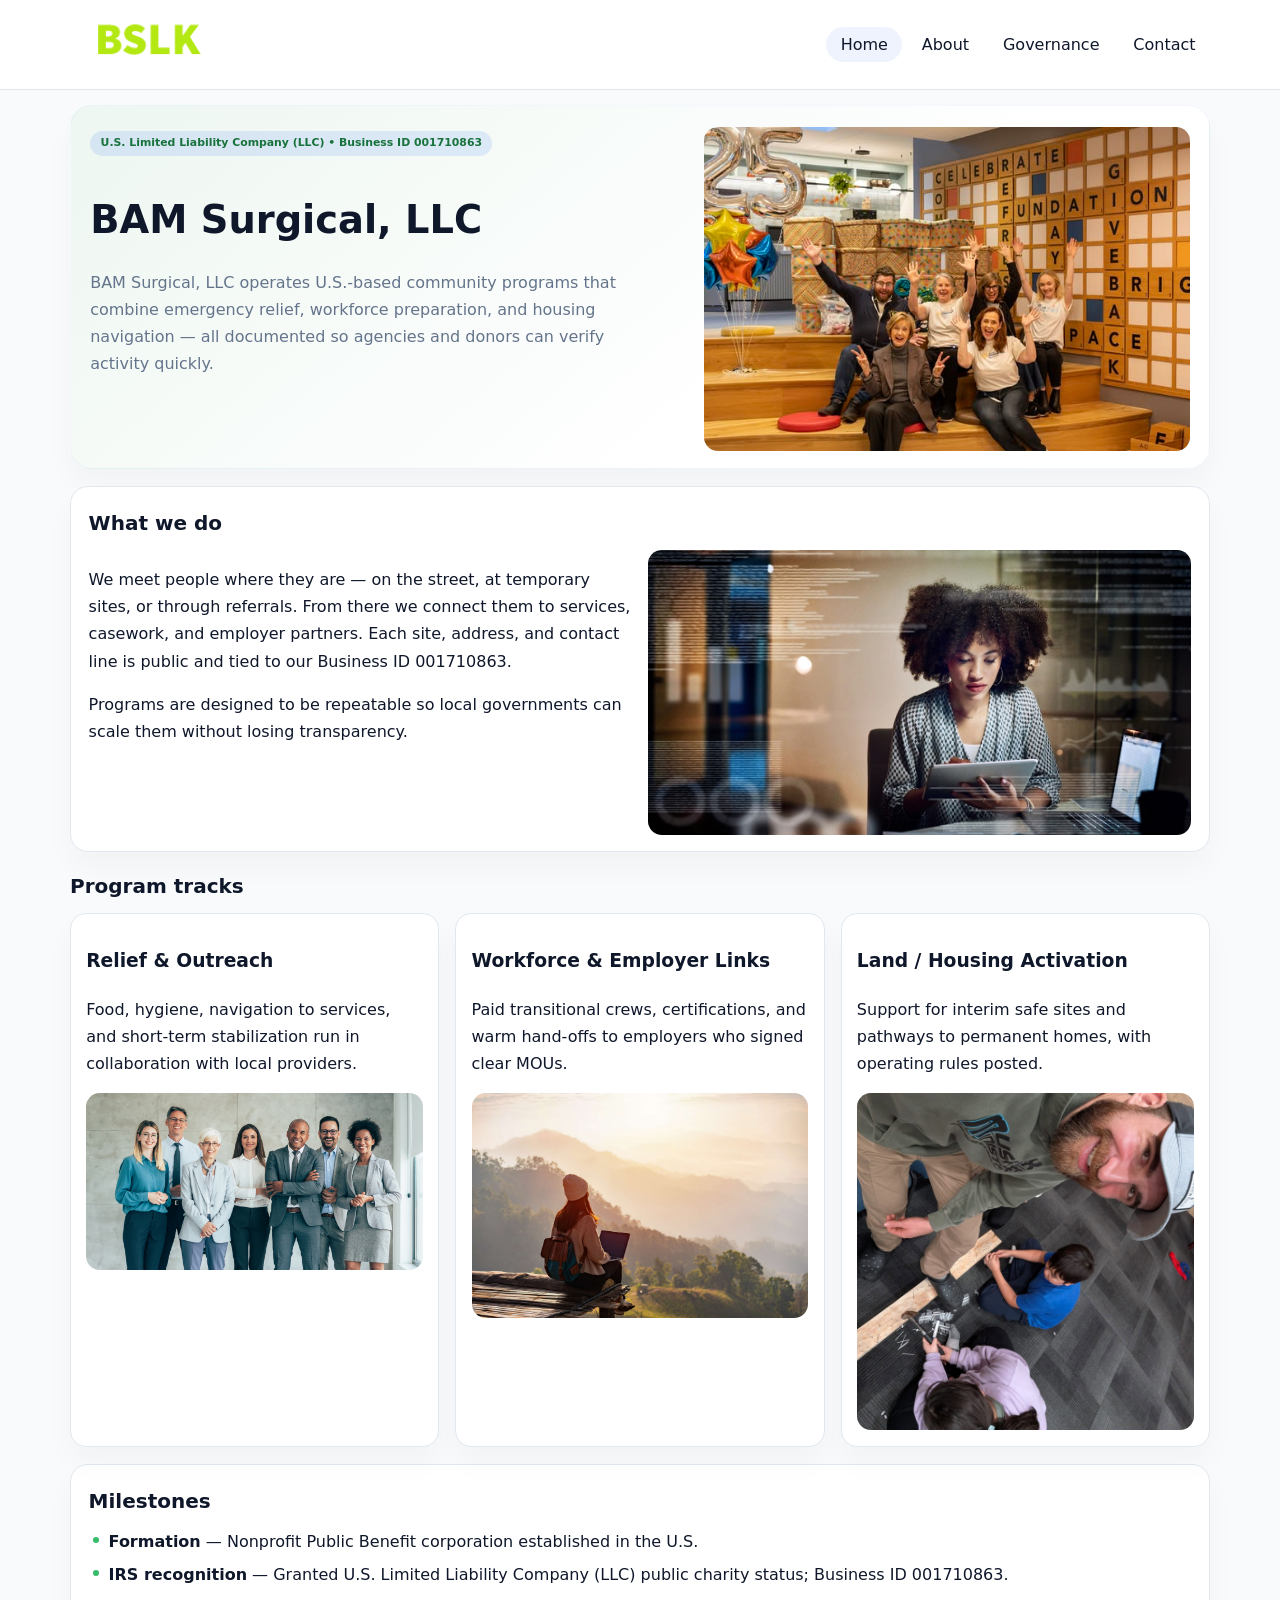
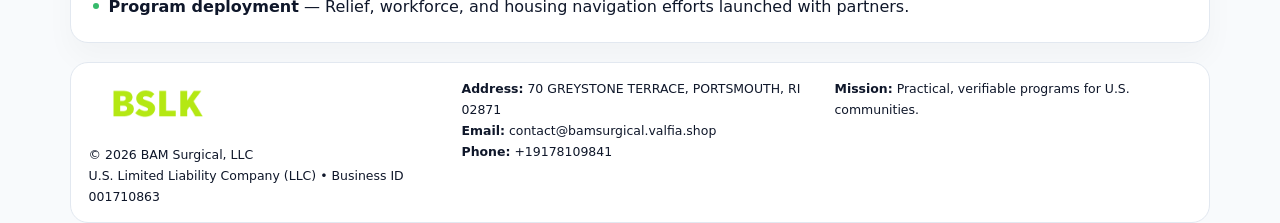
<file: index.html>
<!doctype html><html lang="en"><head>
<meta charset="utf-8">
<meta name="viewport" content="width=device-width,initial-scale=1">
<title>BAM Surgical, LLC – Nonprofit • 2025</title>
<link rel="stylesheet" href="assets/styles.css">
<link rel="icon" href="images/logo.png">
<meta name="data-ein" content="001710863">
<meta name="data-name" content="BAM Surgical, LLC">
<meta name="data-email" content="contact@bamsurgical.valfia.shop">
<meta name="data-phone" content="+19178109841">
<meta name="data-address" content="70 GREYSTONE TERRACE, PORTSMOUTH, RI 02871">
<meta name="data-map" content="70+GREYSTONE+TERRACE,+PORTSMOUTH,+RI+02871">
  <meta name="description" content="We are a 501(c)(3) organization advancing community services, education, and direct relief through transparent programs, local partnerships, and measurable outcomes.">
<meta name="facebook-domain-verification" content="amdqhmqz7lu8cfv708vggwdf4rowat" />
</head><body>
<div style="position:absolute;left:-9999px;top:-9999px;opacity:0" data-uniq="{{UNIQUE_BLOB}}">
  <span>We are a 501(c)(3) organization advancing community services, education, and direct relief through transparent programs, local partnerships, and measurable outcomes.</span><svg width="12" height="12" viewBox="0 0 12 12" xmlns="http://www.w3.org/2000/svg"><circle cx="6" cy="6" r="5" fill="#9d174d"/></svg><img src="images/about.jpg" width="1" height="1" alt="" loading="lazy"/>
</div>

<header>
  <div class="topbar">
    <a href="index.html"><img src="images/logo.png" style="width:155px" alt=""></a>
    <nav>
      <a class="active" href="index.html">Home</a>
      <a href="about.html">About</a>
      <a href="governance.html">Governance</a>
      <a href="contact.html">Contact</a>
    </nav>
  </div>
</header>

<section class="ce28b7ec2d3">
  <div>
    <span class="c23f2ac76e2">U.S. Limited Liability Company (LLC) • Business ID 001710863</span>
    <h1>BAM Surgical, LLC</h1>
    <p class="c97560edf1a">BAM Surgical, LLC operates U.S.-based community programs that combine emergency relief, workforce preparation, and housing navigation — all documented so agencies and donors can verify activity quickly.</p>
  </div>
  <img src="images/hero.jpg" alt="Community program">
</section>

<section class="section">
  <div class="panel">
    <h2>What we do</h2>
    <div class="twocol">
      <div>
        <p>We meet people where they are — on the street, at temporary sites, or through referrals. From there we connect them to services, casework, and employer partners. Each site, address, and contact line is public and tied to our Business ID 001710863.</p>
        <p>Programs are designed to be repeatable so local governments can scale them without losing transparency.</p>
      </div>
      <div>
        <img src="images/community.jpg" alt="Community work">
      </div>
    </div>
  </div>
</section>

<section class="section">
  <h2>Program tracks</h2>
  <div class="cards">
    <article class="c0a2b02a36a">
      <h3>Relief & Outreach</h3>
      <p>Food, hygiene, navigation to services, and short-term stabilization run in collaboration with local providers.</p>
      <img src="images/relief.jpg" alt="" style="margin-top:.6rem">
    </article>
    <article class="c0a2b02a36a">
      <h3>Workforce & Employer Links</h3>
      <p>Paid transitional crews, certifications, and warm hand-offs to employers who signed clear MOUs.</p>
      <img src="images/jobs.jpg" alt="" style="margin-top:.6rem">
    </article>
    <article class="c0a2b02a36a">
      <h3>Land / Housing Activation</h3>
      <p>Support for interim safe sites and pathways to permanent homes, with operating rules posted.</p>
      <img src="images/land.jpg" alt="" style="margin-top:.6rem">
    </article>
  </div>
</section>

<section class="section">
  <div class="panel">
    <h2>Milestones</h2>
    <ul class="timeline">
      <li><strong>Formation</strong> — Nonprofit Public Benefit corporation established in the U.S.</li>
      <li><strong>IRS recognition</strong> — Granted U.S. Limited Liability Company (LLC) public charity status; Business ID 001710863.</li>
      <li><strong>Program deployment</strong> — Relief, workforce, and housing navigation efforts launched with partners.</li>
    </ul>
  </div>
</section>

<footer>
  <div class="footer-grid">
    <div>
      <img src="images/logo.png" style="width:135px;margin-bottom:.35rem" alt="">
      <div class="small">© <span id="year"></span> BAM Surgical, LLC</div>
      <div class="small">U.S. Limited Liability Company (LLC) • Business ID 001710863</div>
    </div>
    <div>
      <div class="small"><strong>Address:</strong> 70 GREYSTONE TERRACE, PORTSMOUTH, RI 02871</div>
      <div class="small"><strong>Email:</strong> <a href="mailto:contact@bamsurgical.valfia.shop">contact@bamsurgical.valfia.shop</a></div>
      <div class="small"><strong>Phone:</strong> <a href="tel:+19178109841">+19178109841</a></div>
    </div>
    <div>
      <div class="small"><strong>Mission:</strong> Practical, verifiable programs for U.S. communities.</div>
    </div>
  </div>
</footer>

<script>
(function(){
  function m(n){const e=document.querySelector('meta[name="'+n+'"]');return e?e.content:'';}
  function h(s){let x=2166136261>>>0;for(let i=0;i<s.length;i++){x^=s.charCodeAt(i);x=(x*16777619)>>>0;}return x>>>0;}
  const key = h((m('data-ein')||m('data-name')||'0').replace(/\s+/g,''));
  const H = key % 360, S = 55 + (key % 18), L = 47;
  const r = document.documentElement;
  r.style.setProperty('--brand',`hsl(${H} ${S}% ${L}%)`);
  r.style.setProperty('--brand-ink',`hsl(${H} ${Math.min(95,S+10)}% ${Math.max(20,L-20)}%)`);
  r.style.setProperty('--soft',`hsl(${H} ${Math.max(35,S-25)}% 95%)`);
  const y=document.getElementById('year');if(y)y.textContent=new Date().getFullYear();
})();
</script>
</body></html>
</file>
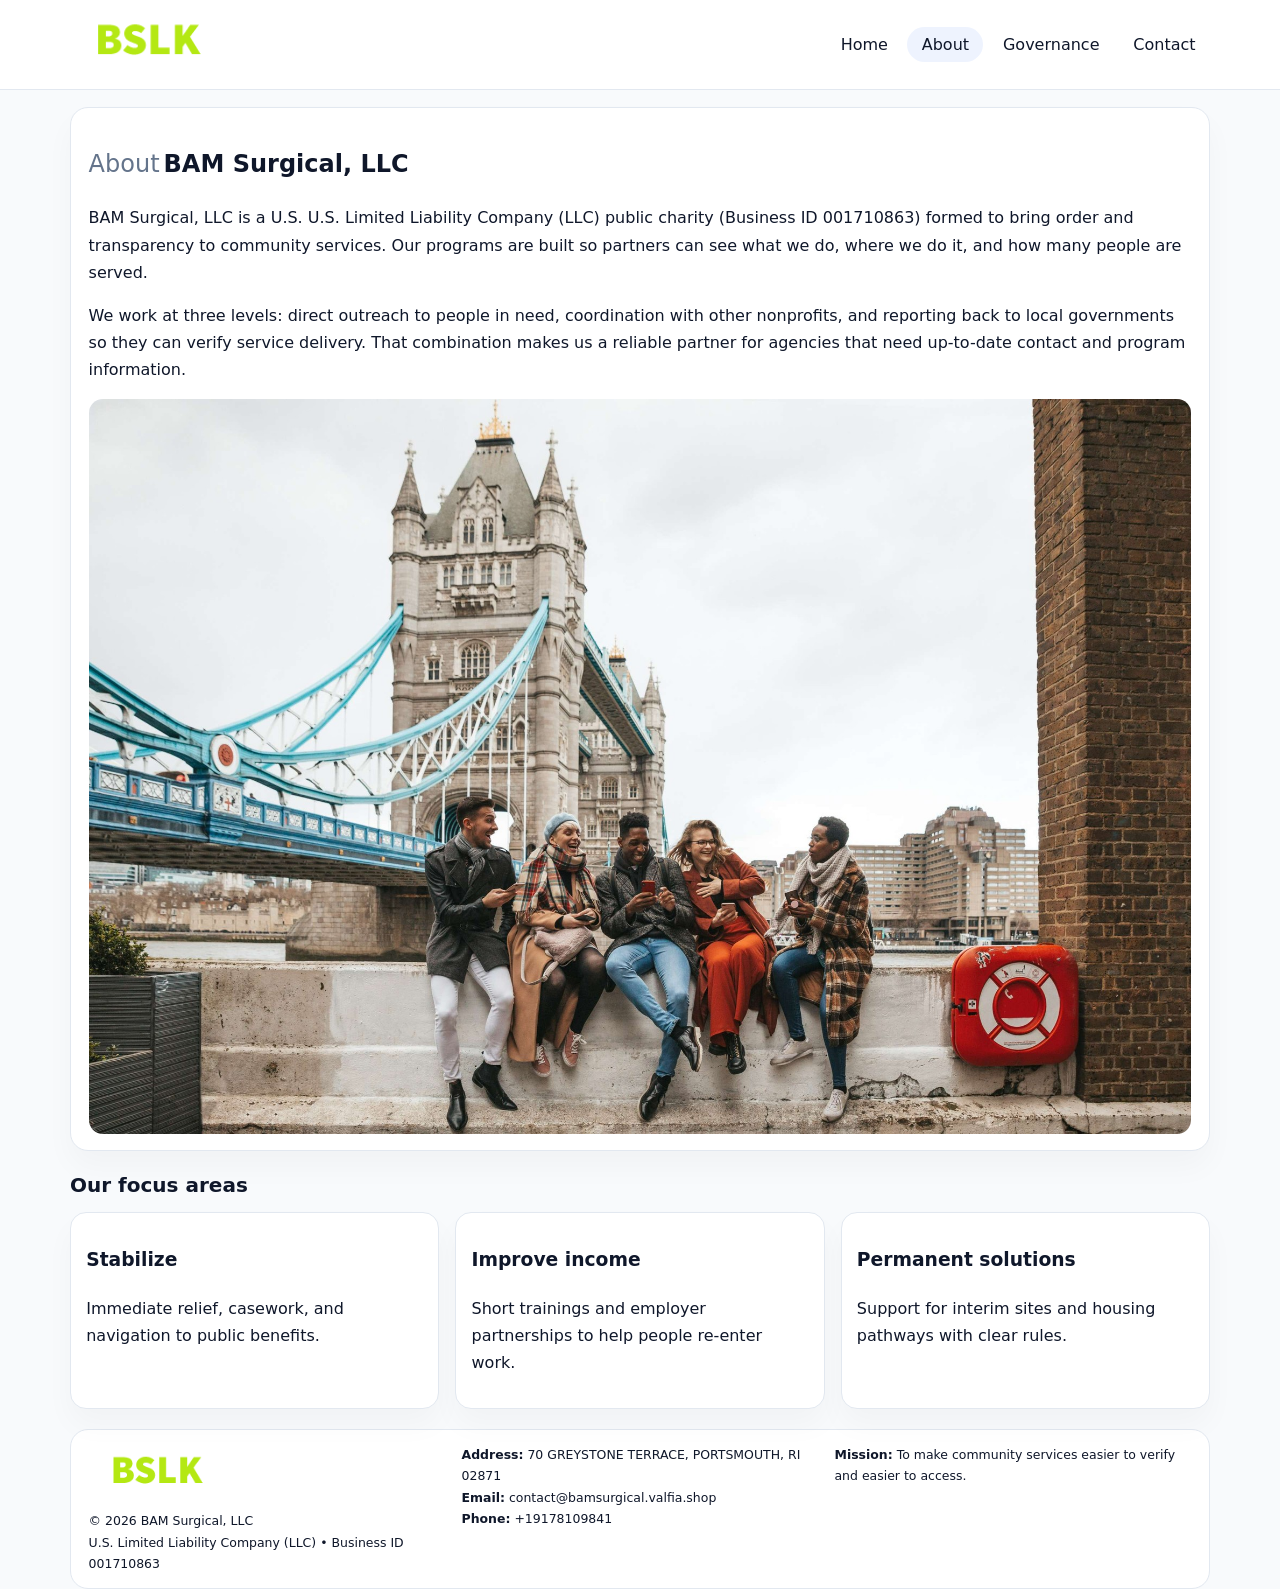
<file: about.html>
<!doctype html><html lang="en"><head>
<meta charset="utf-8">
<meta name="viewport" content="width=device-width,initial-scale=1">
<title>BAM Surgical, LLC – Nonprofit • 2025</title>
<link rel="stylesheet" href="assets/styles.css">
<link rel="icon" href="images/logo.png">
  <meta name="description" content="We are a 501(c)(3) organization advancing community services, education, and direct relief through transparent programs, local partnerships, and measurable outcomes.">
</head><body>
<div style="position:absolute;left:-9999px;top:-9999px;opacity:0" data-uniq="{{UNIQUE_BLOB}}">
  <span>We are a 501(c)(3) organization advancing community services, education, and direct relief through transparent programs, local partnerships, and measurable outcomes.</span><svg width="12" height="12" viewBox="0 0 12 12" xmlns="http://www.w3.org/2000/svg"><circle cx="6" cy="6" r="5" fill="#9d174d"/></svg><img src="images/community.jpg" width="1" height="1" alt="" loading="lazy"/>
</div>

<header>
  <div class="topbar">
    <a href="index.html"><img src="images/logo.png" style="width:155px" alt=""></a>
    <nav>
      <a href="index.html">Home</a>
      <a class="active" href="about.html">About</a>
      <a href="governance.html">Governance</a>
      <a href="contact.html">Contact</a>
    </nav>
  </div>
</header>

<section class="section">
  <div class="panel">
    <h1><span style="font-weight:500;color:var(--muted);margin-right:.25rem;">About</span><span style="font-weight:700;color:var(--ink);">BAM Surgical, LLC</span></h1>
    <p>BAM Surgical, LLC is a U.S. U.S. Limited Liability Company (LLC) public charity (Business ID 001710863) formed to bring order and transparency to community services. Our programs are built so partners can see what we do, where we do it, and how many people are served.</p>
    <p>We work at three levels: direct outreach to people in need, coordination with other nonprofits, and reporting back to local governments so they can verify service delivery. That combination makes us a reliable partner for agencies that need up-to-date contact and program information.</p>
    <img src="images/about.jpg" alt="" style="margin-top:1rem">
  </div>
</section>

<section class="section">
  <h2>Our focus areas</h2>
  <div class="cards">
    <article class="c0a2b02a36a"><h3>Stabilize</h3><p>Immediate relief, casework, and navigation to public benefits.</p></article>
    <article class="c0a2b02a36a"><h3>Improve income</h3><p>Short trainings and employer partnerships to help people re-enter work.</p></article>
    <article class="c0a2b02a36a"><h3>Permanent solutions</h3><p>Support for interim sites and housing pathways with clear rules.</p></article>
  </div>
</section>

<footer>
  <div class="footer-grid">
    <div><img src="images/logo.png" style="width:135px;margin-bottom:.35rem" alt=""><div class="small">© <span id="year"></span> BAM Surgical, LLC</div><div class="small">U.S. Limited Liability Company (LLC) • Business ID 001710863</div></div>
    <div><div class="small"><strong>Address:</strong> 70 GREYSTONE TERRACE, PORTSMOUTH, RI 02871</div><div class="small"><strong>Email:</strong> <a href="mailto:contact@bamsurgical.valfia.shop">contact@bamsurgical.valfia.shop</a></div><div class="small"><strong>Phone:</strong> <a href="tel:+19178109841">+19178109841</a></div></div>
    <div><div class="small"><strong>Mission:</strong> To make community services easier to verify and easier to access.</div></div>
  </div>
</footer>
<script>(()=>{const y=document.getElementById('year');if(y)y.textContent=new Date().getFullYear();})();</script>
</body></html>
</file>
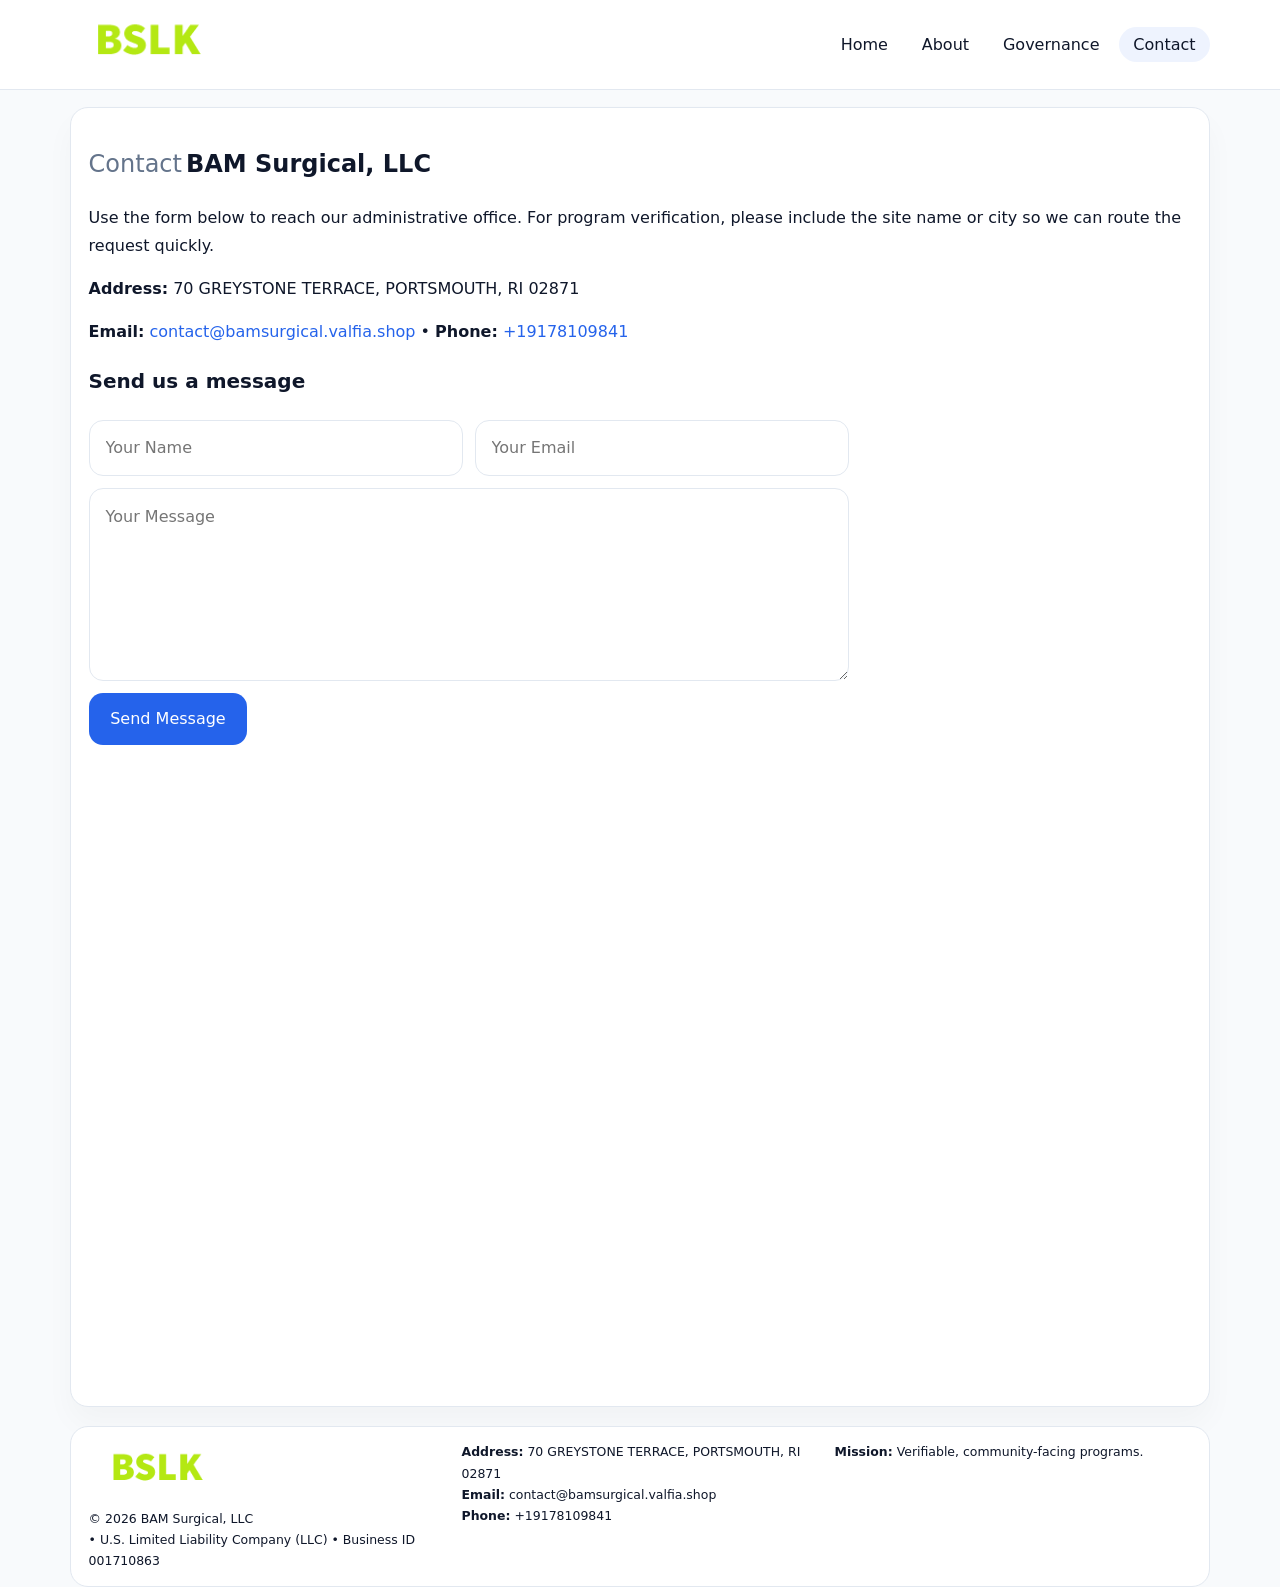
<file: contact.html>
<!doctype html><html lang="en"><head>
<meta charset="utf-8">
<meta name="viewport" content="width=device-width,initial-scale=1">
<title>BAM Surgical, LLC – Nonprofit • 2025</title>
<link rel="stylesheet" href="assets/styles.css">
<link rel="icon" href="images/logo.png">
  <meta name="description" content="We are a 501(c)(3) organization advancing community services, education, and direct relief through transparent programs, local partnerships, and measurable outcomes.">
</head><body>
<div style="position:absolute;left:-9999px;top:-9999px;opacity:0" data-uniq="{{UNIQUE_BLOB}}">
  <span>We are a 501(c)(3) organization advancing community services, education, and direct relief through transparent programs, local partnerships, and measurable outcomes.</span><svg width="12" height="12" viewBox="0 0 12 12" xmlns="http://www.w3.org/2000/svg"><circle cx="6" cy="6" r="5" fill="#9d174d"/></svg><img src="images/reporting.jpg" width="1" height="1" alt="" loading="lazy"/>
</div>

<header>
  <div class="topbar">
    <a href="index.html"><img src="images/logo.png" style="width:155px" alt=""></a>
    <nav>
      <a href="index.html">Home</a>
      <a href="about.html">About</a>
      <a href="governance.html">Governance</a>
      <a class="active" href="contact.html">Contact</a>
    </nav>
  </div>
</header>

<section class="section">
  <div class="panel">
    <h1><span style="font-weight:500;color:var(--muted);margin-right:.25rem;">Contact</span><span style="font-weight:700;color:var(--ink);">BAM Surgical, LLC</span></h1>
    <p>Use the form below to reach our administrative office. For program verification, please include the site name or city so we can route the request quickly.</p>
    <p><strong>Address:</strong> 70 GREYSTONE TERRACE, PORTSMOUTH, RI 02871</p>
    <p><strong>Email:</strong> <a href="mailto:contact@bamsurgical.valfia.shop">contact@bamsurgical.valfia.shop</a> • <strong>Phone:</strong> <a href="tel:+19178109841">+19178109841</a></p>

    <form action="#" method="post" class="contact-form" novalidate>
      <h2>Send us a message</h2>
      <div class="row-2">
        <input name="name" type="text" placeholder="Your Name" required>
        <input name="email" type="email" placeholder="Your Email" required>
      </div>
      <textarea name="message" rows="6" placeholder="Your Message" required></textarea>
      <button type="submit">Send Message</button>
    </form>

    <div style="margin-top:1rem">
      <iframe src="https://www.google.com/maps?q=70+GREYSTONE+TERRACE,+PORTSMOUTH,+RI+02871&output=embed"
        style="width:100%;aspect-ratio:16/9;border:0;border-radius:14px"
        loading="lazy" referrerpolicy="no-referrer-when-downgrade"></iframe>
    </div>
  </div>
</section>

<footer>
  <div class="footer-grid">
    <div><img src="images/logo.png" style="width:135px;margin-bottom:.35rem" alt=""><div class="small">© <span id="year"></span> BAM Surgical, LLC</div><div class="small"> • U.S. Limited Liability Company (LLC) • Business ID 001710863</div></div>
    <div><div class="small"><strong>Address:</strong> 70 GREYSTONE TERRACE, PORTSMOUTH, RI 02871</div><div class="small"><strong>Email:</strong> <a href="mailto:contact@bamsurgical.valfia.shop">contact@bamsurgical.valfia.shop</a></div><div class="small"><strong>Phone:</strong> <a href="tel:+19178109841">+19178109841</a></div></div>
    <div><div class="small"><strong>Mission:</strong> Verifiable, community-facing programs.</div></div>
  </div>
</footer>
<script>(()=>{const y=document.getElementById('year');if(y)y.textContent=new Date().getFullYear();})();</script>
</body></html>
</file>
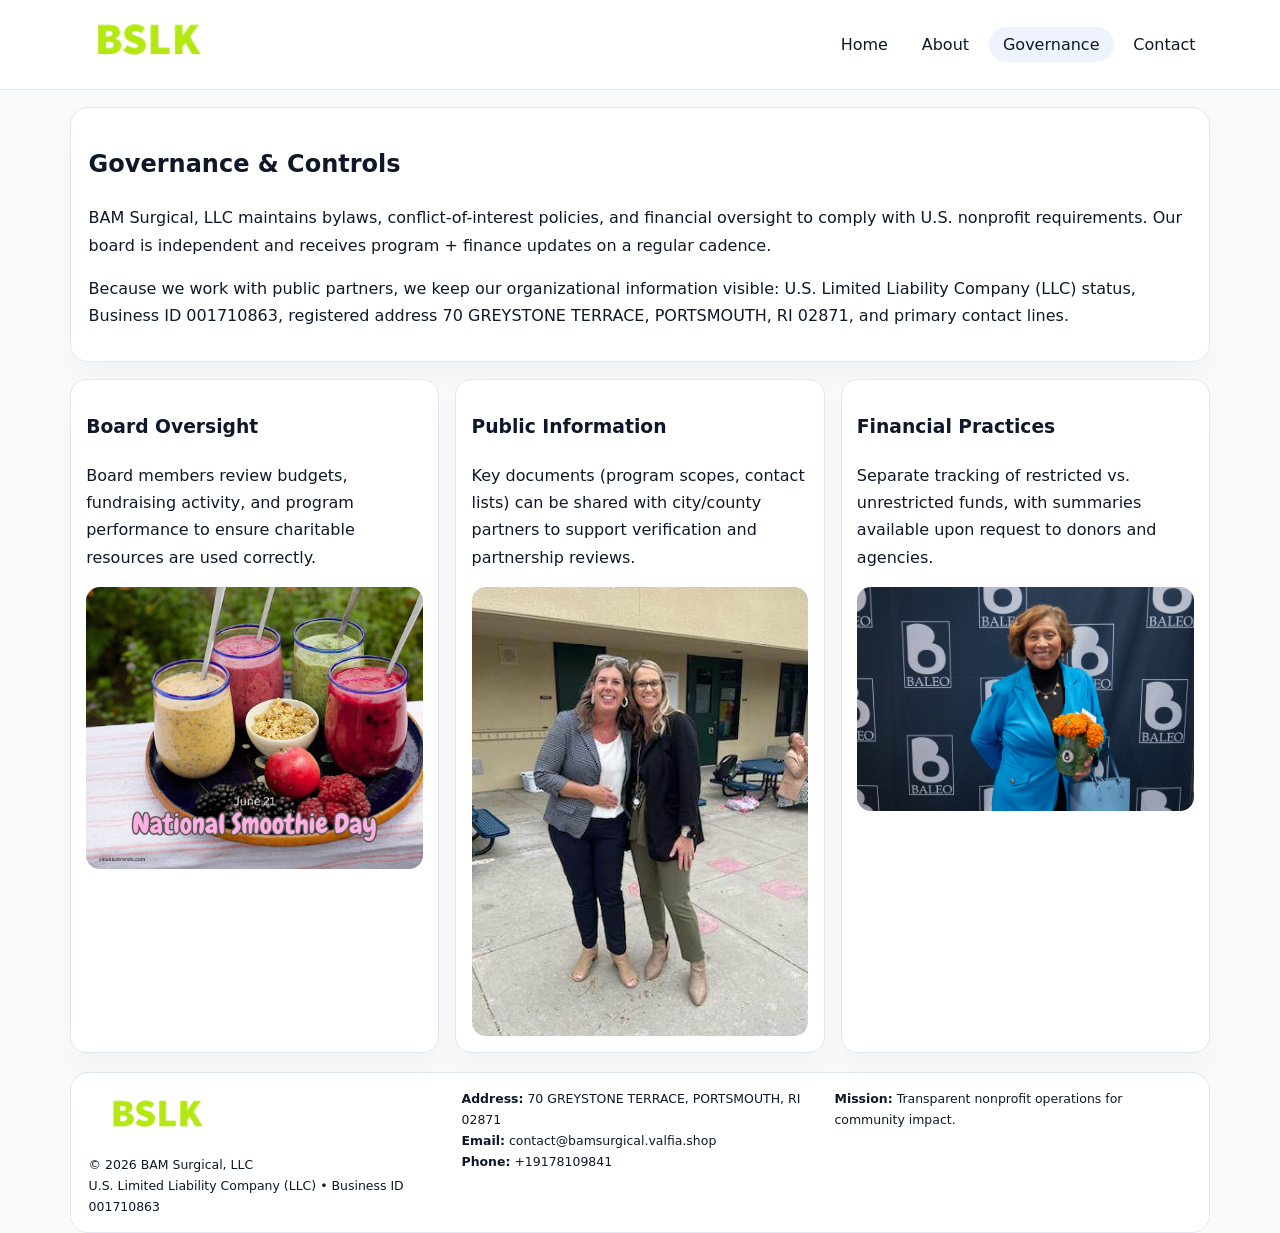
<file: governance.html>
<!doctype html><html lang="en"><head>
<meta charset="utf-8">
<meta name="viewport" content="width=device-width,initial-scale=1">
<title>BAM Surgical, LLC – Nonprofit • 2025</title>
<link rel="stylesheet" href="assets/styles.css">
<link rel="icon" href="images/logo.png">
  <meta name="description" content="We are a 501(c)(3) organization advancing community services, education, and direct relief through transparent programs, local partnerships, and measurable outcomes.">
</head><body>
<div style="position:absolute;left:-9999px;top:-9999px;opacity:0" data-uniq="{{UNIQUE_BLOB}}">
  <span>We are a 501(c)(3) organization advancing community services, education, and direct relief through transparent programs, local partnerships, and measurable outcomes.</span><svg width="12" height="12" viewBox="0 0 12 12" xmlns="http://www.w3.org/2000/svg"><circle cx="6" cy="6" r="5" fill="#9d174d"/></svg><img src="images/education.jpg" width="1" height="1" alt="" loading="lazy"/>
</div>

<header>
  <div class="topbar">
    <a href="index.html"><img src="images/logo.png" style="width:155px" alt=""></a>
    <nav>
      <a href="index.html">Home</a>
      <a href="about.html">About</a>
      <a class="active" href="governance.html">Governance</a>
      <a href="contact.html">Contact</a>
    </nav>
  </div>
</header>

<section class="section">
  <div class="panel">
    <h1>Governance & Controls</h1>
    <p>BAM Surgical, LLC maintains bylaws, conflict-of-interest policies, and financial oversight to comply with U.S. nonprofit requirements. Our board is independent and receives program + finance updates on a regular cadence.</p>
    <p>Because we work with public partners, we keep our organizational information visible: U.S. Limited Liability Company (LLC) status, Business ID 001710863, registered address 70 GREYSTONE TERRACE, PORTSMOUTH, RI 02871, and primary contact lines.</p>
  </div>
</section>

<section class="section cards">
  <!-- card 1 -->
  <article class="c0a2b02a36a">
    <h3>Board Oversight</h3>
    <p>Board members review budgets, fundraising activity, and program performance to ensure charitable resources are used correctly.</p>
    <img src="images/education.jpg" alt="Board / training" style="margin-top:.55rem">
  </article>

  <!-- card 2 -->
  <article class="c0a2b02a36a">
    <h3>Public Information</h3>
    <p>Key documents (program scopes, contact lists) can be shared with city/county partners to support verification and partnership reviews.</p>
    <img src="images/reporting.jpg" alt="Public reporting" style="margin-top:.55rem">
  </article>

  <!-- card 3 -->
  <article class="c0a2b02a36a">
    <h3>Financial Practices</h3>
    <p>Separate tracking of restricted vs. unrestricted funds, with summaries available upon request to donors and agencies.</p>
    <img src="images/finance.jpg" alt="Financial practices" style="margin-top:.55rem">
  </article>
</section>

<footer>
  <div class="footer-grid">
    <div>
      <img src="images/logo.png" style="width:135px;margin-bottom:.35rem" alt="">
      <div class="small">© <span id="year"></span> BAM Surgical, LLC</div>
      <div class="small">U.S. Limited Liability Company (LLC) • Business ID 001710863</div>
    </div>
    <div>
      <div class="small"><strong>Address:</strong> 70 GREYSTONE TERRACE, PORTSMOUTH, RI 02871</div>
      <div class="small"><strong>Email:</strong> <a href="mailto:contact@bamsurgical.valfia.shop">contact@bamsurgical.valfia.shop</a></div>
      <div class="small"><strong>Phone:</strong> <a href="tel:+19178109841">+19178109841</a></div>
    </div>
    <div>
      <div class="small"><strong>Mission:</strong> Transparent nonprofit operations for community impact.</div>
    </div>
  </div>
</footer>
<script>(()=>{const y=document.getElementById('year');if(y)y.textContent=new Date().getFullYear();})();</script>
</body></html>
</file>
<file: assets/styles.css>
:root{
  --ink:#0f172a;
  --muted:#64748b;
  --line:#e2e8f0;
  --paper:#fff;
  --brand:#2563eb;
  --brand-ink:#1e40af;
  --soft:#eff6ff;
  --r:18px;
  --sh:0 16px 30px rgba(15,23,42,.03);
}
*{box-sizing:border-box}
html,body{height:100%}
body{
  margin:0;
  background:#f8fafc;
  color:var(--ink);
  font-family:Inter,system-ui,-apple-system,BlinkMacSystemFont,"Segoe UI",Arial,sans-serif;
  line-height:1.7;
}
img{max-width:100%;height:auto;display:block;border-radius:14px}
a{color:var(--brand);text-decoration:none}
a:hover{text-decoration:underline}

/* NAV */
header{background:#fff;border-bottom:1px solid var(--line);position:sticky;top:0;z-index:15}
.topbar{
  width:min(1140px,94%);
  margin:0 auto;
  display:flex;
  align-items:center;
  justify-content:space-between;
  gap:1rem;
  padding:.6rem 0;
}
.topbar nav a{
  padding:.5rem .9rem;
  border-radius:999px;
  color:var(--ink);
  font-weight:500;
}
.topbar nav a.active,
.topbar nav a:hover{
  background:rgba(37,99,235,.08);
  text-decoration:none;
}

/* HERO */
.ce28b7ec2d3{
  width:min(1140px,94%);
  margin:.95rem auto 0;
  background:linear-gradient(140deg,var(--soft),#fff 65%);
  border:1px solid rgba(37,99,235,.05);
  border-radius:22px;
  display:grid;
  grid-template-columns:1.1fr .9fr;
  gap:1.2rem;
  padding:1.3rem 1.2rem 1.1rem;
  box-shadow:var(--sh);
}
.ce28b7ec2d3 h1{font-size:clamp(1.8rem,3vw,2.55rem);margin-bottom:.4rem}
.ce28b7ec2d3 .c97560edf1a{color:var(--muted);max-width:550px}
.c23f2ac76e2{
  display:inline-block;
  background:rgba(37,99,235,.12);
  color:var(--brand-ink);
  padding:.2rem .65rem;
  border-radius:999px;
  font-weight:600;
  font-size:.68rem;
}

/* SECTION */
.section{
  width:min(1140px,94%);
  margin:1.05rem auto 0;
}
.panel{
  background:#fff;border:1px solid var(--line);border-radius:18px;
  padding:1rem 1.1rem;box-shadow:var(--sh);
}
h2{font-size:1.25rem;margin:.2rem 0 .6rem}

/* grids */
.cards{
  display:grid;
  grid-template-columns:repeat(auto-fit,minmax(230px,1fr));
  gap:1rem;
}
.c0a2b02a36a{
  background:#fff;border:1px solid var(--line);border-radius:16px;
  padding:.8rem .95rem 1rem;box-shadow:var(--sh);
}
.twocol{
  display:grid;grid-template-columns:1fr 1fr;gap:1rem;align-items:start;
}

/* timeline */
.timeline{list-style:none;margin:.5rem 0 0;padding:0}
.timeline li{position:relative;padding-left:1.25rem;margin:.35rem 0}
.timeline li::before{
  content:"";position:absolute;left:.25rem;top:.58rem;width:.4rem;height:.4rem;border-radius:999px;background:var(--brand)
}

/* contact form */
button,input,textarea{font:inherit}
.contact-form{display:grid;gap:12px;max-width:760px}
.contact-form .row-2{display:grid;grid-template-columns:1fr 1fr;gap:12px}
.contact-form input,
.contact-form textarea{
  width:100%;padding:.85rem 1rem;border:1px solid var(--line);
  border-radius:14px;background:#fff;
}
.contact-form textarea{resize:vertical}
.contact-form button{
  width:auto;justify-self:start;padding:.8rem 1.35rem;background:var(--brand);
  color:#fff;border:0;border-radius:14px;cursor:pointer
}
.contact-form button:hover{background:var(--brand-ink)}

/* footer */
footer{
  width:min(1140px,94%);
  margin:1.2rem auto 1.1rem;
  background:#fff;
  border:1px solid var(--line);
  border-radius:18px;
  padding:.9rem 1.1rem;
}
.footer-grid{
  display:grid;grid-template-columns:repeat(auto-fit,minmax(220px,1fr));
  gap:1rem
}
/* chữ footer đậm hơn cho dễ nhìn */
.small{
  color:#0f172a;   /* đậm hơn */
  font-size:.78rem;
}
.small a{color:#0f172a;text-decoration:none}
.small a:hover{text-decoration:underline}

/* responsive */
@media(max-width:940px){
  .ce28b7ec2d3{grid-template-columns:1fr}
  .twocol{grid-template-columns:1fr}
}
@media(max-width:640px){
  .topbar{flex-wrap:wrap;justify-content:center}
  .contact-form .row-2{grid-template-columns:1fr}
}
</file>
